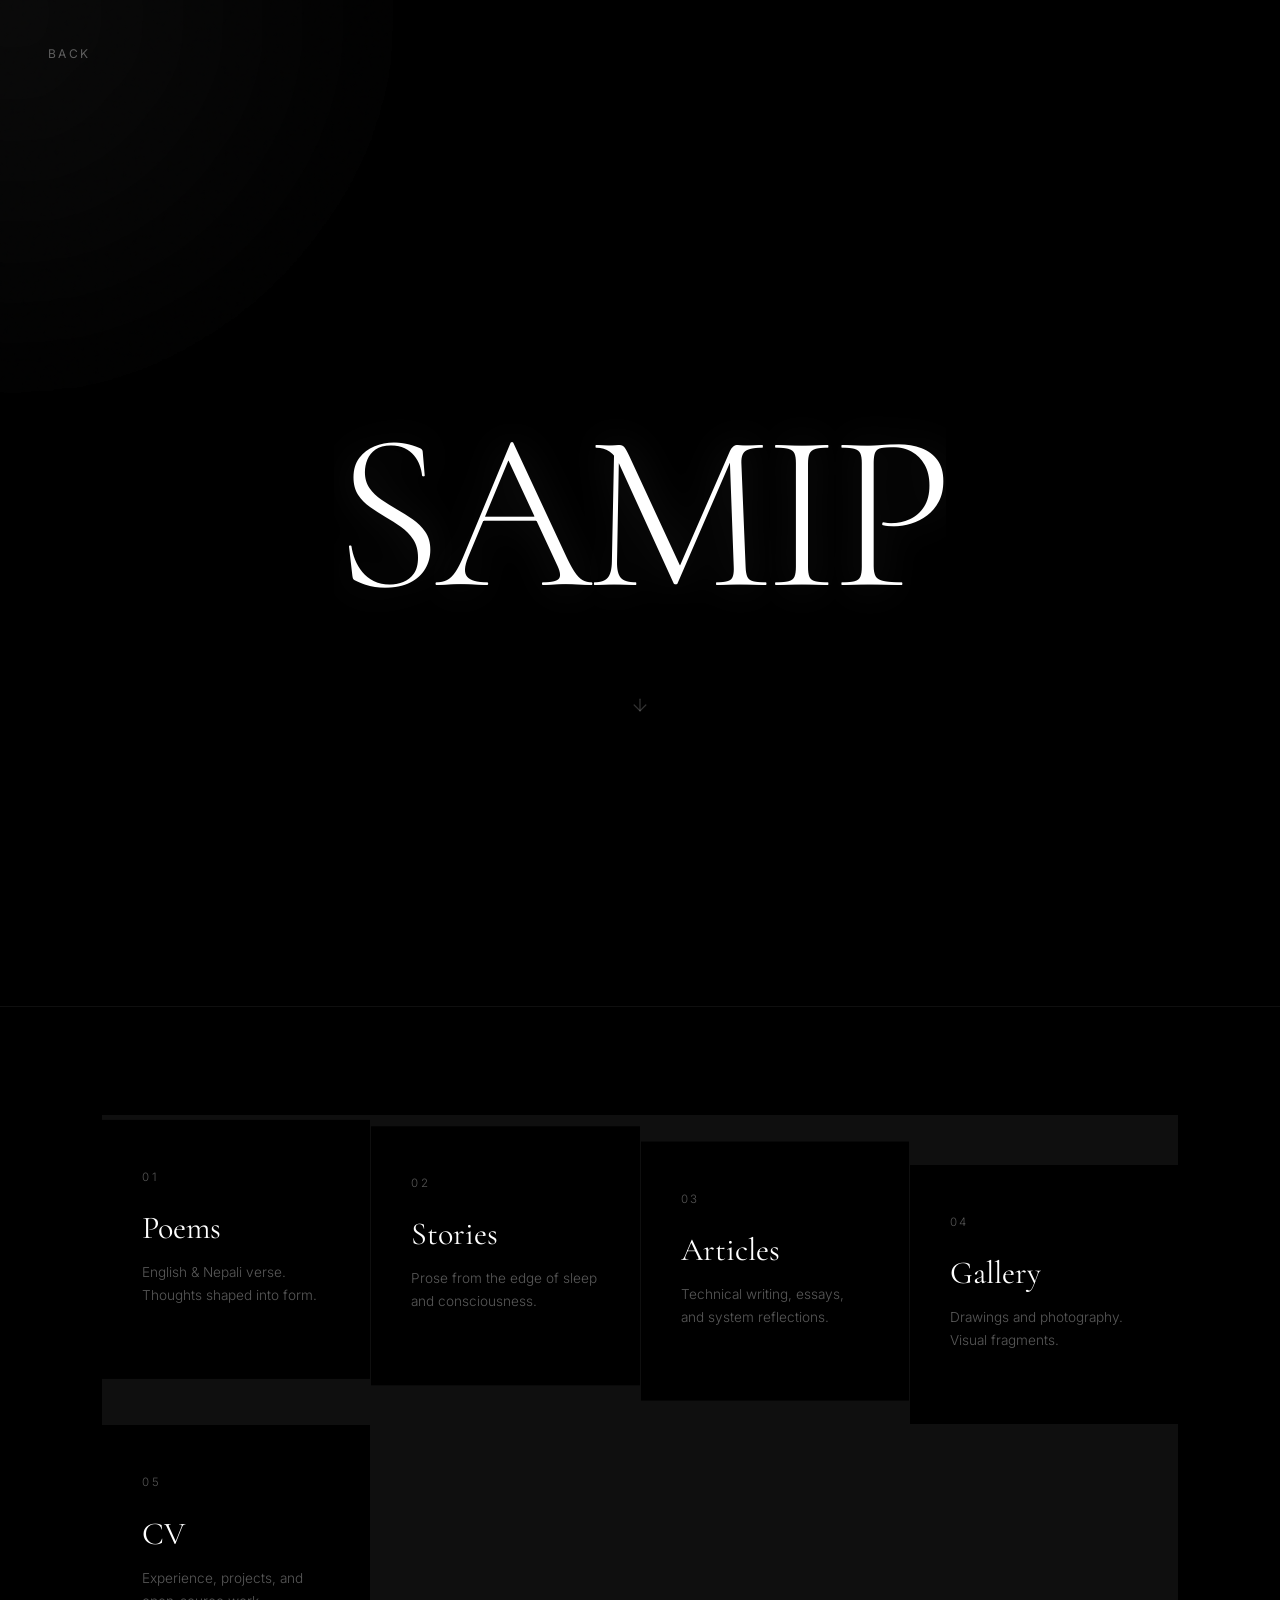
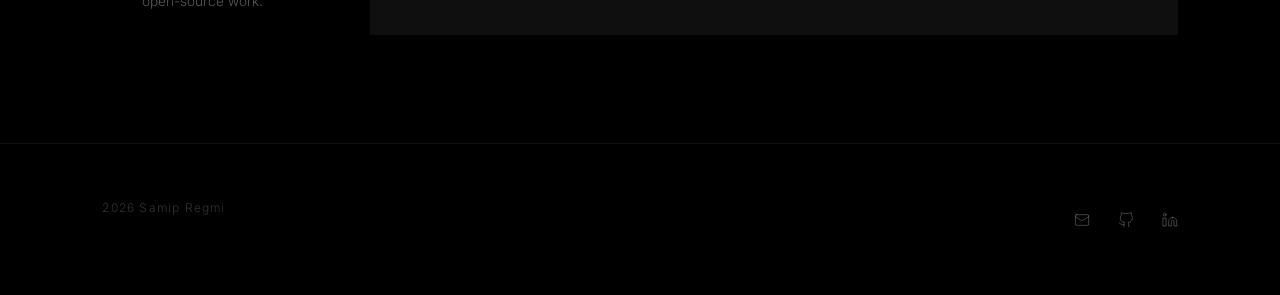
<file: index.html>
<!doctype html>
<html lang="en">

<head>
  <meta charset="UTF-8" />
  <link rel="icon" type="image/png" href="/favicon.png" />
  <meta name="viewport" content="width=device-width, initial-scale=1.0" />
  <meta name="theme-color" content="#ffffff" />
  <meta name="google-site-verification" content="-c3y0NyLO5EmWLMR3pHaN5mJjBVy7q3t3lJE1LIPicY" />
  
  <!-- Primary Meta Tags -->
  <title>Samip Regmi | Backend Developer & Systems Architect</title>
  <meta name="title" content="Samip Regmi | Backend Developer & Systems Architect" />
  <meta name="description" content="Portfolio of Samip Regmi, featuring projects, experience, awards, and skills. Backend Developer & Systems Architect." />
  <meta name="keywords" content="Samip Regmi, Samip, Regmi, Portfolio, Developer, Software Engineer, Nepal, Backend, Systems Architect, Full Stack" />
  <meta name="author" content="Samip Regmi" />
  <meta name="robots" content="index, follow" />
  <link rel="canonical" href="https://samtime101.github.io/" />

  <!-- Open Graph / Facebook -->
  <meta property="og:type" content="website" />
  <meta property="og:url" content="https://samtime101.github.io/" />
  <meta property="og:title" content="Samip Regmi | Backend Developer & Systems Architect" />
  <meta property="og:description" content="Portfolio of Samip Regmi, featuring projects, experience, awards, and skills." />
  <meta property="og:image" content="https://samtime101.github.io/favicon.png" />

  <!-- Twitter -->
  <meta property="twitter:card" content="summary_large_image" />
  <meta property="twitter:url" content="https://samtime101.github.io/" />
  <meta property="twitter:title" content="Samip Regmi | Backend Developer & Systems Architect" />
  <meta property="twitter:description" content="Portfolio of Samip Regmi, featuring projects, experience, awards, and skills." />
  <meta property="twitter:image" content="https://samtime101.github.io/favicon.png" />
  <script type="text/javascript">
    // Single Page Apps for GitHub Pages
    // MIT License
    // https://github.com/rafgraph/spa-github-pages
    // This script checks to see if a redirect is present in the query string,
    // converts it back into the correct url and adds it to the
    // browser's history using window.history.replaceState(...),
    // which redirects the hotlink without redirecting the page.
    (function(l) {
      if (l.search[1] === '/' ) {
        var decoded = l.search.slice(1).split('&').map(function(s) {
          return s.replace(/~and~/g, '&')
        }).join('?');
        window.history.replaceState(null, null,
            l.pathname.slice(0, -1) + decoded + l.hash
        );
      }
    }(window.location))
  </script>
  <script type="module" crossorigin src="/assets/index-BipbIAya.js"></script>
  <link rel="stylesheet" crossorigin href="/assets/index-CI_JzI4U.css">
</head>

<body>
  <div id="root"></div>
</body>

</html>
</file>
<file: assets/index-CI_JzI4U.css>
@import "https://fonts.googleapis.com/css2?family=Cormorant+Garamond:ital,wght@0,300;0,400;0,500;0,600;1,300;1,400;1,500&family=Inter:wght@300;400;500;700&family=Tiro+Devanagari+Hindi:ital@0;1&display=swap";:root{--bg-color:#000;--text-primary:#fff;--text-secondary:#555;--glow-color:#ffffff1a;--font-sans:"Inter", system-ui, sans-serif;--font-serif:"Cormorant Garamond", serif}*{box-sizing:border-box;margin:0;padding:0}html{height:auto;overflow-y:scroll}body{background-color:var(--bg-color);color:var(--text-primary);font-family:var(--font-sans);-webkit-font-smoothing:antialiased;-moz-osx-font-smoothing:grayscale;margin:0;font-size:16px;line-height:1.6;overflow:hidden}.lenis.lenis-smooth{scroll-behavior:auto!important}.lenis.lenis-smooth [data-lenis-prevent]{overscroll-behavior:contain}.lenis.lenis-stopped{overflow:hidden}.lenis.lenis-scrolling iframe{pointer-events:none}a{color:inherit;text-decoration:none;transition:opacity .3s}a:hover{opacity:.5}::selection{background:var(--text-primary);color:var(--bg-color)}.serif-text{font-family:var(--font-serif)}h1,h2,h3,h4,h5,h6{font-family:var(--font-serif);margin-bottom:1rem;font-weight:400;line-height:1.1}p{margin-bottom:1.5rem;font-weight:300}.glow-text{text-shadow:0 0 40px var(--glow-color)}.massive-text{letter-spacing:-.05em;text-transform:uppercase;margin:0;font-size:clamp(4rem,15vw,12rem);line-height:.85}.section-container{flex-direction:column;justify-content:center;width:100%;min-height:100vh;padding:10vh 5vw;display:flex;position:relative}.timeline-line{background:linear-gradient(#fff0,#fff3 20% 80%,#fff0);width:1px;position:absolute;top:0;bottom:0;left:5vw}@media (width<=768px){.section-container{padding:10vh 2rem}}.no-scrollbar::-webkit-scrollbar{display:none}.no-scrollbar{-ms-overflow-style:none;scrollbar-width:none}
</file>
